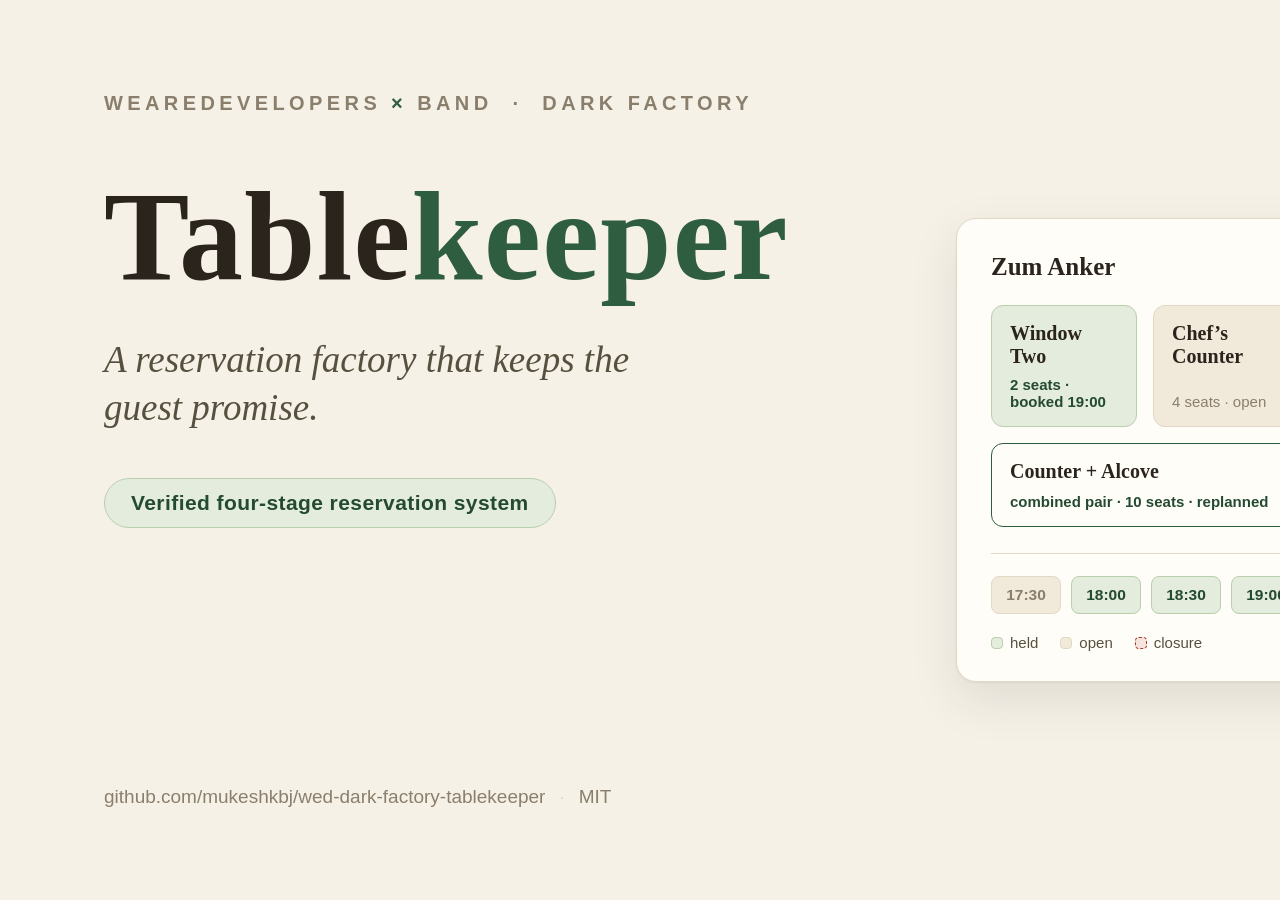
<file: submission/src/cover.html>
<!doctype html>
<html lang="en">
<head>
<meta charset="utf-8">
<title>Tablekeeper — cover</title>
<style>
  :root {
    --bg: #f6f1e7;
    --surface: #fffdf8;
    --surface-2: #f1e9da;
    --ink: #2b241c;
    --ink-soft: #57503f;
    --muted: #8a7f6d;
    --line: #e2d8c5;
    --accent: #2f5d3f;
    --accent-deep: #244a31;
    --accent-soft: #e3ecdd;
    --accent-line: #b9cfae;
    --danger: #a83c28;
    --danger-soft: #f7e4de;
    --ok: #2f7d4f;
    --serif: Georgia, "Times New Roman", serif;
    --sans: -apple-system, BlinkMacSystemFont, "Segoe UI", Roboto, Arial, sans-serif;
  }
  * { box-sizing: border-box; margin: 0; }
  html, body { width: 1600px; height: 900px; }
  body {
    background: var(--bg);
    color: var(--ink);
    font-family: var(--sans);
    display: flex;
    padding: 92px 104px;
    gap: 88px;
  }
  .left { flex: 1; display: flex; flex-direction: column; }
  .eyebrow {
    font-size: 20px; letter-spacing: .22em; font-weight: 700;
    color: var(--muted); text-transform: uppercase; margin-bottom: 56px;
  }
  .eyebrow b { color: var(--accent); font-weight: 700; }
  h1 {
    font-family: var(--serif); font-weight: 600;
    font-size: 128px; line-height: 1.02; letter-spacing: .01em;
    color: var(--ink);
  }
  h1 em { color: var(--accent); font-style: normal; }
  .tagline {
    font-family: var(--serif); font-style: italic;
    font-size: 37px; line-height: 1.3; color: var(--ink-soft);
    margin-top: 34px; max-width: 640px;
  }
  .chip {
    display: inline-block; margin-top: 46px;
    background: var(--accent-soft); color: var(--accent-deep);
    border: 1px solid var(--accent-line); border-radius: 999px;
    padding: 12px 26px; font-size: 21px; font-weight: 600;
    letter-spacing: .02em;
    align-self: flex-start;
  }
  .foot {
    margin-top: auto; font-size: 19px; color: var(--muted);
    display: flex; gap: 14px; align-items: baseline;
  }
  .foot .sep { color: var(--line); }
  /* ---- right: floor-plan card ---- */
  .card {
    width: 540px; align-self: center;
    background: var(--surface); border: 1px solid var(--line);
    border-radius: 20px; padding: 34px 34px 30px;
    box-shadow: 0 1px 2px rgba(43,36,28,.06), 0 18px 48px rgba(43,36,28,.10);
  }
  .card h2 {
    font-family: var(--serif); font-weight: 600; font-size: 25px;
    color: var(--ink); display: flex; justify-content: space-between;
    align-items: baseline; margin-bottom: 24px;
  }
  .card h2 span { font-family: var(--sans); font-size: 16px;
    color: var(--muted); font-weight: 500; }
  .grid { display: grid; grid-template-columns: 1fr 1fr 1fr; gap: 16px; }
  .tbl {
    border-radius: 12px; border: 1.5px solid var(--line);
    background: var(--surface-2); padding: 16px 18px;
    min-height: 96px; display: flex; flex-direction: column;
    justify-content: space-between;
  }
  .tbl .name { font-family: var(--serif); font-size: 20px; font-weight: 600; }
  .tbl .cap { font-size: 15px; color: var(--muted); margin-top: 8px; }
  .tbl.booked { background: var(--accent-soft); border-color: var(--accent-line); }
  .tbl.booked .cap { color: var(--accent-deep); font-weight: 600; }
  .tbl.closed {
    background: var(--danger-soft); border-color: var(--danger);
    border-style: dashed;
  }
  .tbl.closed .cap { color: var(--danger); font-weight: 600; }
  .tbl.pair {
    grid-column: 1 / -1; background: var(--surface);
    border-color: var(--accent); border-width: 1.5px;
    min-height: 84px;
  }
  .tbl.pair .cap { color: var(--accent-deep); font-weight: 600; }
  .slots {
    display: flex; gap: 10px; margin-top: 26px;
    padding-top: 22px; border-top: 1px solid var(--line);
  }
  .slot {
    flex: 1; text-align: center; font-size: 15.5px; font-weight: 600;
    padding: 9px 0; border-radius: 8px;
    background: var(--surface-2); color: var(--muted);
    border: 1px solid var(--line);
  }
  .slot.free { background: var(--accent-soft); color: var(--accent-deep);
    border-color: var(--accent-line); }
  .legend {
    display: flex; gap: 22px; margin-top: 20px;
    font-size: 15px; color: var(--ink-soft);
  }
  .legend i {
    display: inline-block; width: 12px; height: 12px; border-radius: 4px;
    margin-right: 7px; vertical-align: -1px;
  }
</style>
</head>
<body>
  <div class="left">
    <div class="eyebrow">WeAreDevelopers <b>×</b> BAND &nbsp;·&nbsp; Dark Factory</div>
    <h1>Table<em>keeper</em></h1>
    <p class="tagline">A reservation factory that keeps the guest&nbsp;promise.</p>
    <div class="chip">Verified four-stage reservation system</div>
    <div class="foot">
      <span>github.com/mukeshkbj/wed-dark-factory-tablekeeper</span>
      <span class="sep">·</span><span>MIT</span>
    </div>
  </div>
  <div class="card">
    <h2>Zum Anker <span>tonight · floor plan</span></h2>
    <div class="grid">
      <div class="tbl booked">
        <div class="name">Window Two</div>
        <div class="cap">2 seats · booked 19:00</div>
      </div>
      <div class="tbl">
        <div class="name">Chef&rsquo;s Counter</div>
        <div class="cap">4 seats · open</div>
      </div>
      <div class="tbl closed">
        <div class="name">Canal Alcove</div>
        <div class="cap">6 seats · closed 19–21</div>
      </div>
      <div class="tbl pair">
        <div class="name">Counter&nbsp;+&nbsp;Alcove</div>
        <div class="cap">combined pair · 10 seats · replanned</div>
      </div>
    </div>
    <div class="slots">
      <div class="slot">17:30</div>
      <div class="slot free">18:00</div>
      <div class="slot free">18:30</div>
      <div class="slot free">19:00</div>
      <div class="slot">19:30</div>
      <div class="slot free">20:00</div>
    </div>
    <div class="legend">
      <span><i style="background:#e3ecdd;border:1px solid #b9cfae"></i>held</span>
      <span><i style="background:#f1e9da;border:1px solid #e2d8c5"></i>open</span>
      <span><i style="background:#f7e4de;border:1px dashed #a83c28"></i>closure</span>
    </div>
  </div>
</body>
</html>
</file>
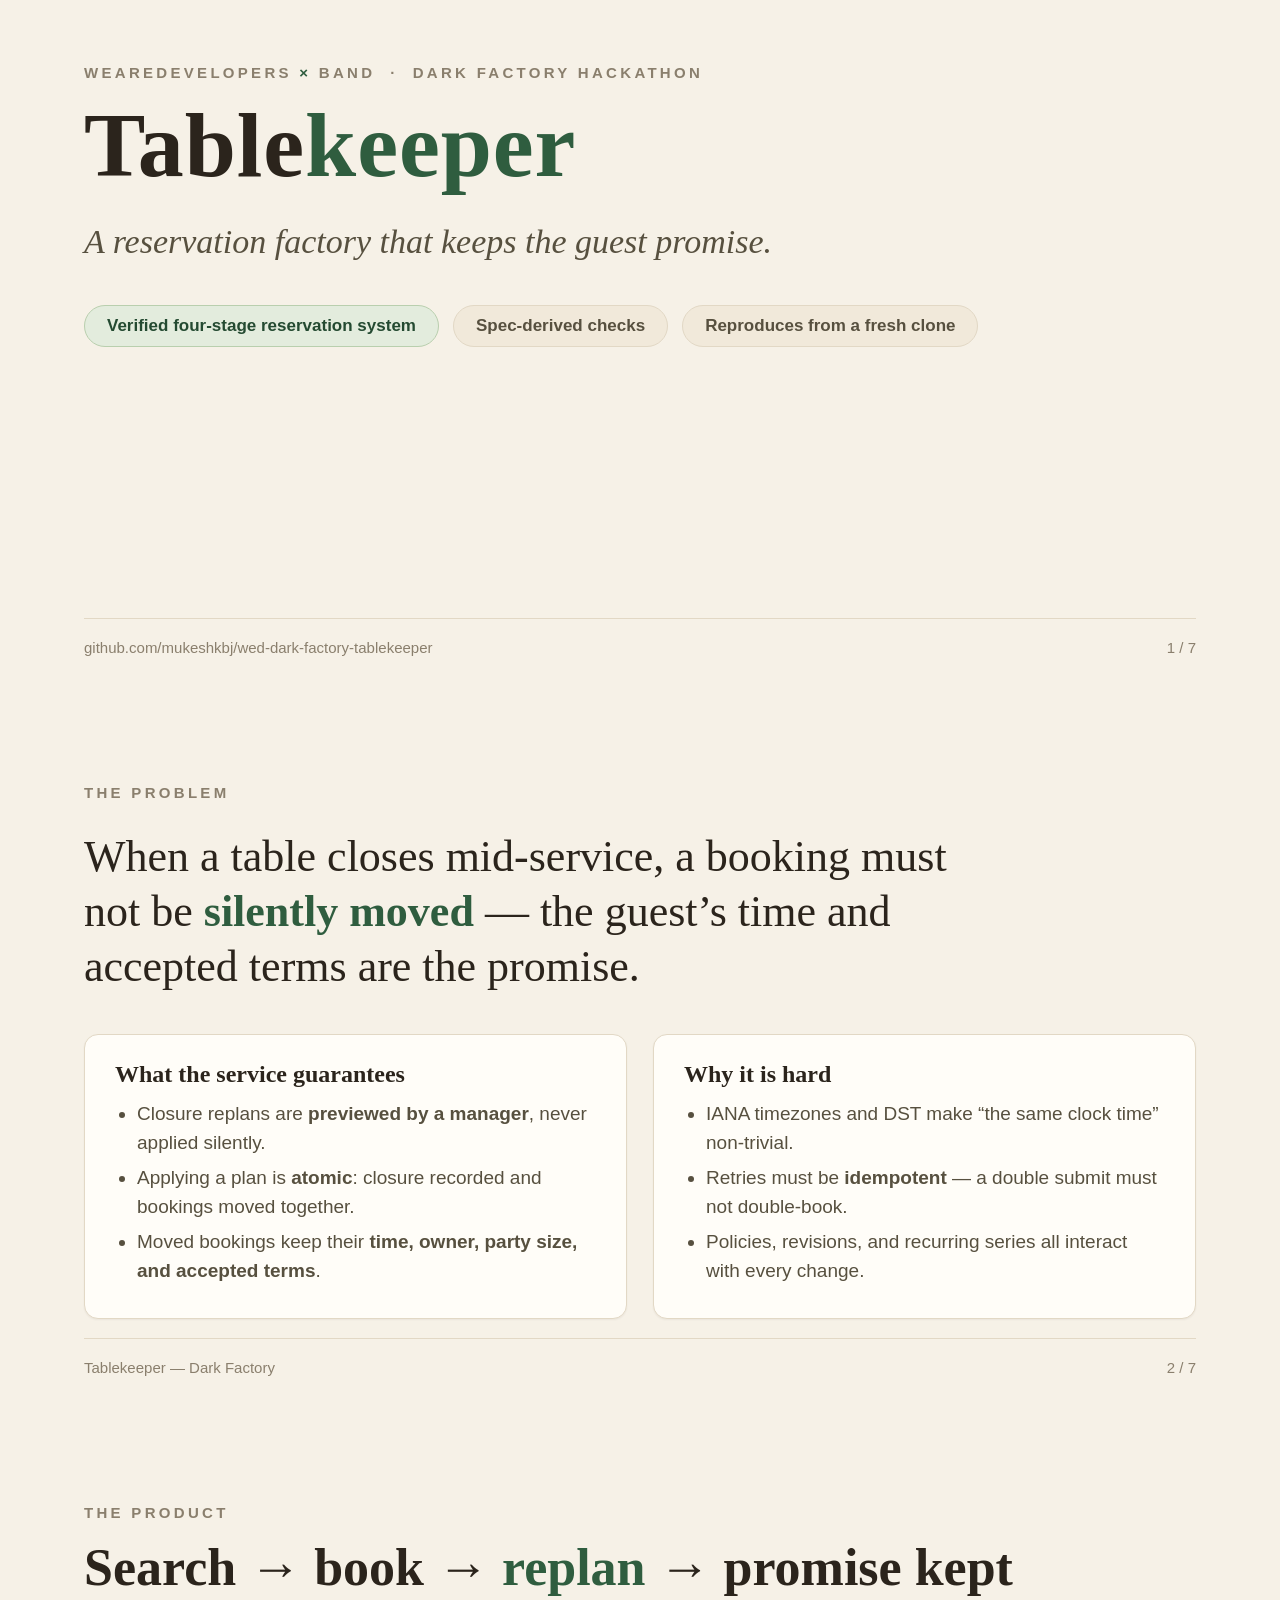
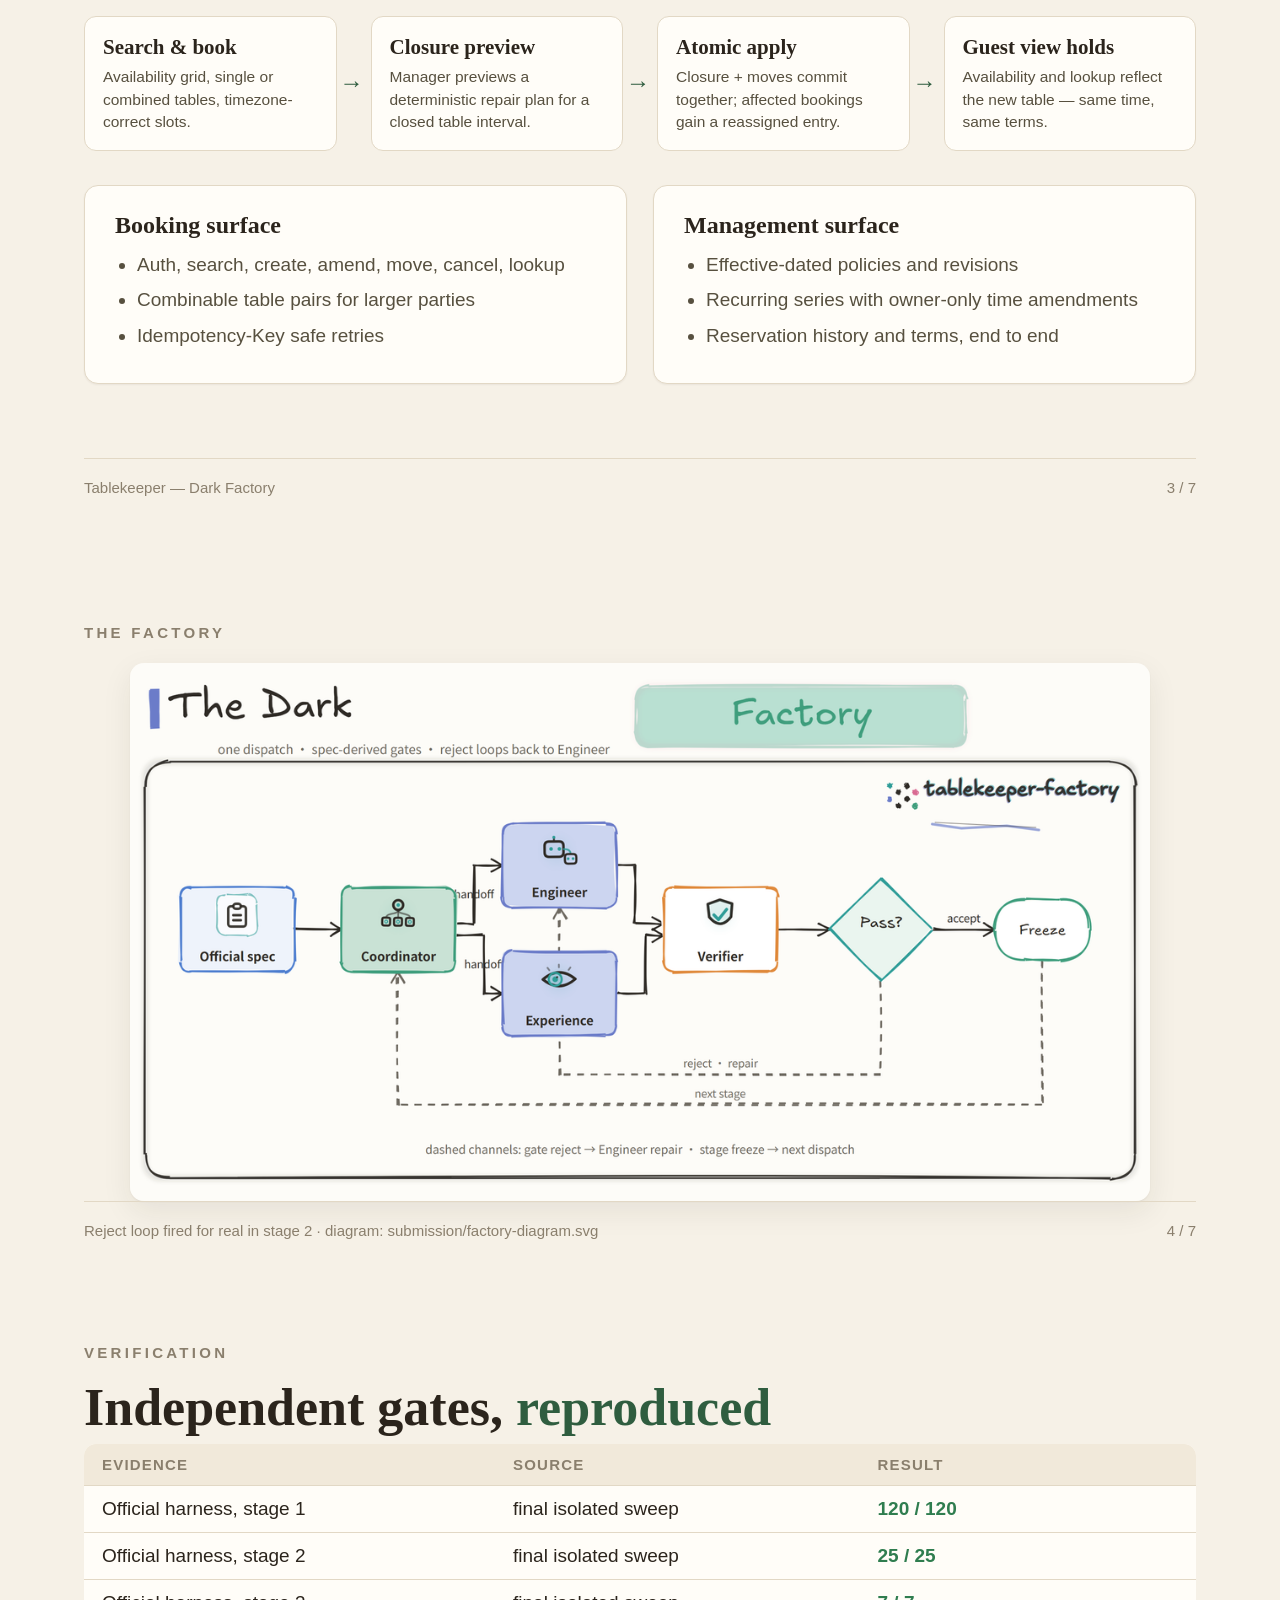
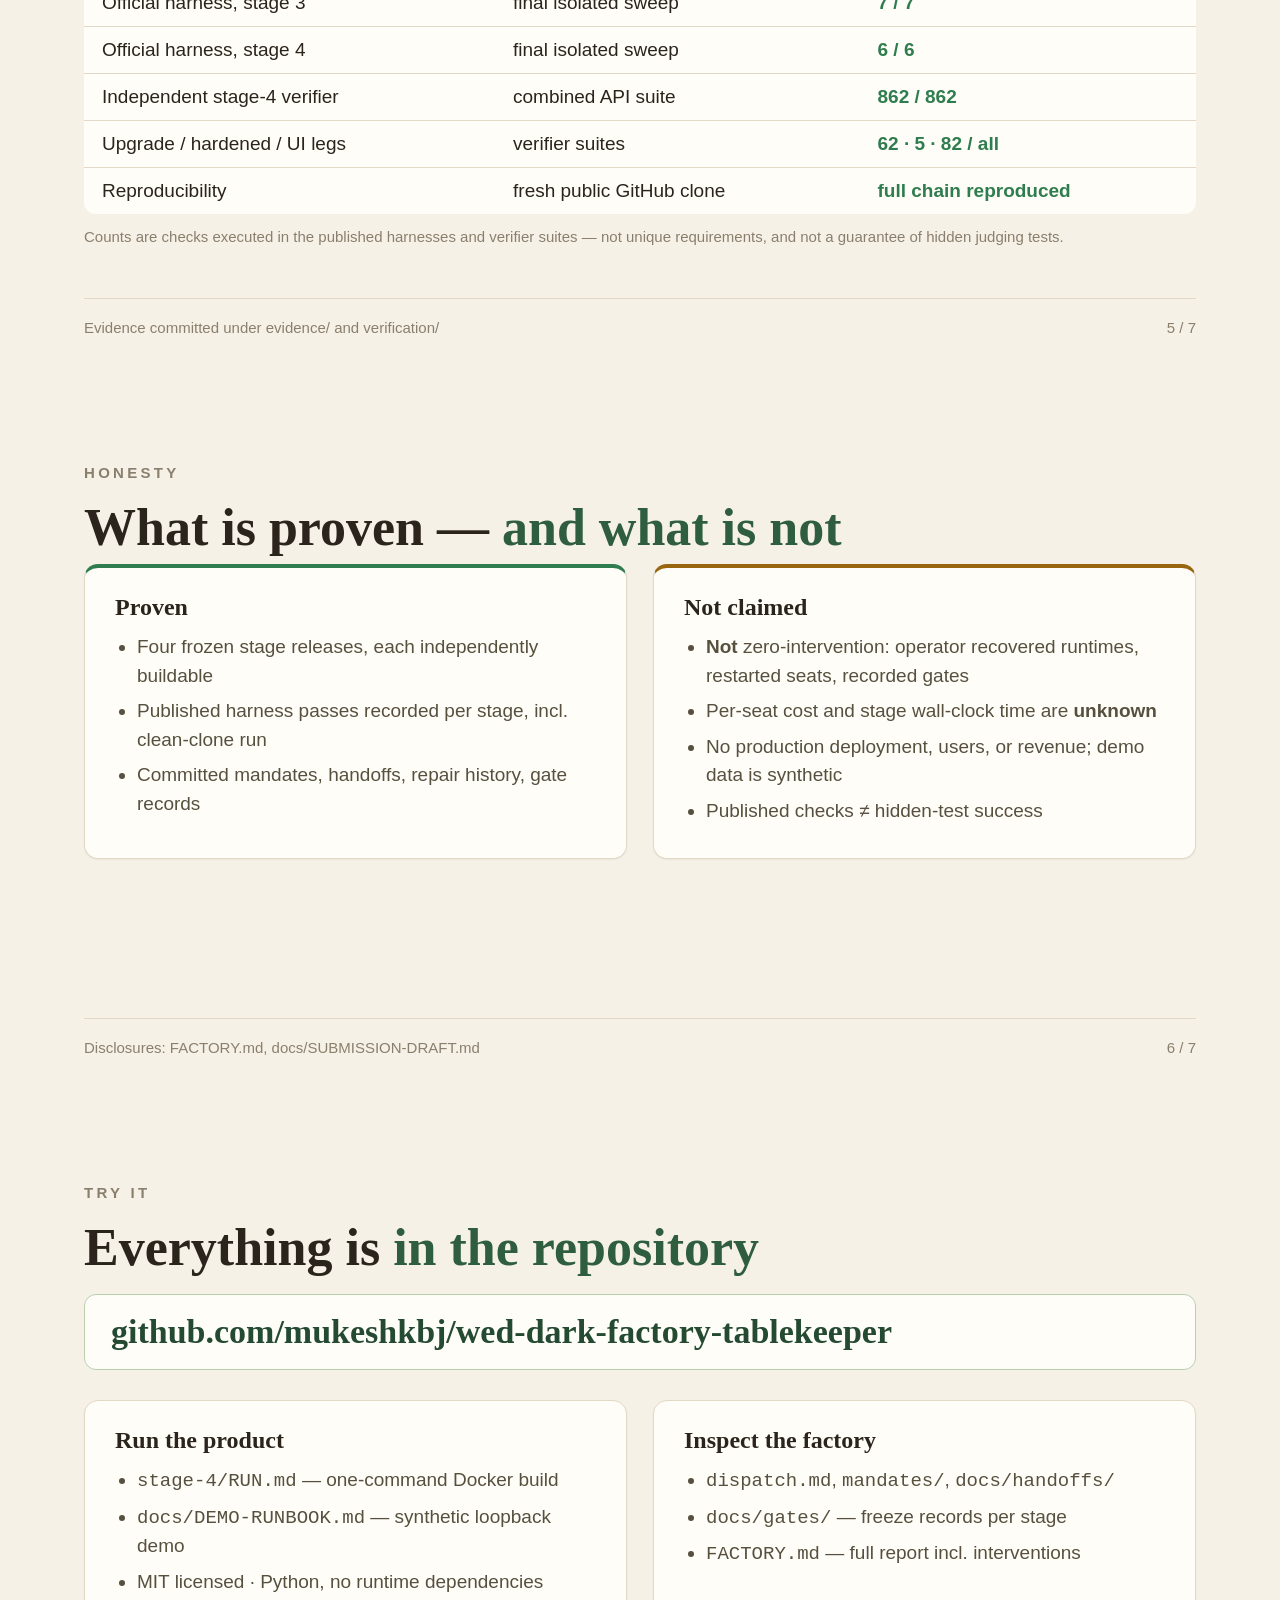
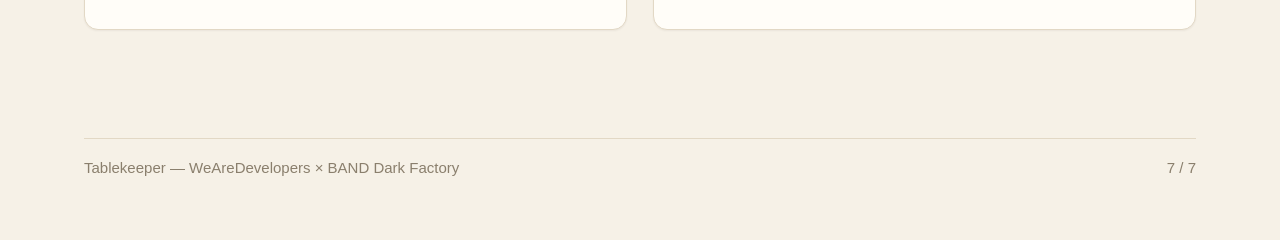
<file: submission/src/deck.html>
<!doctype html>
<html lang="en">
<head>
<meta charset="utf-8">
<title>Tablekeeper — submission deck</title>
<style>
  :root {
    --bg: #f6f1e7; --surface: #fffdf8; --surface-2: #f1e9da;
    --ink: #2b241c; --ink-soft: #57503f; --muted: #8a7f6d;
    --line: #e2d8c5; --accent: #2f5d3f; --accent-deep: #244a31;
    --accent-soft: #e3ecdd; --accent-line: #b9cfae;
    --danger: #a83c28; --danger-soft: #f7e4de;
    --warn: #99650f; --warn-soft: #f7ecd4; --ok: #2f7d4f;
    --serif: Georgia, "Times New Roman", serif;
    --sans: -apple-system, BlinkMacSystemFont, "Segoe UI", Roboto, Arial, sans-serif;
  }
  * { box-sizing: border-box; margin: 0; }
  @page { size: 1280px 720px; margin: 0; }
  .slide {
    width: 1280px; height: 720px; page-break-after: always;
    background: var(--bg); color: var(--ink); font-family: var(--sans);
    padding: 64px 84px; display: flex; flex-direction: column;
    overflow: hidden; position: relative;
  }
  .slide:last-child { page-break-after: auto; }
  .kicker {
    font-size: 15px; letter-spacing: .22em; font-weight: 700;
    color: var(--muted); text-transform: uppercase; margin-bottom: 18px;
  }
  .kicker b { color: var(--accent); }
  h1 { font-family: var(--serif); font-weight: 600; font-size: 92px;
    line-height: 1.02; letter-spacing: .01em; }
  h1 em { color: var(--accent); font-style: normal; }
  h2 { font-family: var(--serif); font-weight: 600; font-size: 52px;
    line-height: 1.1; margin-bottom: 8px; }
  h2 em { color: var(--accent); font-style: normal; }
  .sub { font-size: 24px; color: var(--ink-soft); margin-bottom: 36px; }
  .foot { margin-top: auto; padding-top: 20px; font-size: 15px;
    color: var(--muted); display: flex; justify-content: space-between;
    border-top: 1px solid var(--line); }
  .num { font-variant-numeric: tabular-nums; }
  /* title slide */
  .tagline { font-family: var(--serif); font-style: italic; font-size: 34px;
    color: var(--ink-soft); margin-top: 30px; }
  .chips { display: flex; gap: 14px; margin-top: 44px; }
  .chip { background: var(--accent-soft); color: var(--accent-deep);
    border: 1px solid var(--accent-line); border-radius: 999px;
    padding: 10px 22px; font-size: 17px; font-weight: 600; }
  .chip.plain { background: var(--surface-2); color: var(--ink-soft);
    border-color: var(--line); }
  /* generic card */
  .card { background: var(--surface); border: 1px solid var(--line);
    border-radius: 14px; padding: 26px 30px;
    box-shadow: 0 1px 2px rgba(43,36,28,.06); }
  .card h3 { font-family: var(--serif); font-size: 24px; font-weight: 600;
    margin-bottom: 12px; }
  .card p, .card li { font-size: 19px; color: var(--ink-soft);
    line-height: 1.5; }
  .card ul { padding-left: 22px; }
  .card li { margin-bottom: 7px; }
  .cols { display: grid; gap: 26px; }
  /* promise slide */
  .big-quote { font-family: var(--serif); font-size: 44px; line-height: 1.25;
    max-width: 900px; margin: 10px 0 40px; }
  .big-quote em { color: var(--accent); font-style: normal; font-weight: 600; }
  /* product flow */
  .flow { display: flex; align-items: stretch; gap: 0; margin: 12px 0 34px; }
  .step { flex: 1; background: var(--surface); border: 1px solid var(--line);
    border-radius: 12px; padding: 18px 18px 16px; margin-right: 34px;
    position: relative; }
  .step:last-child { margin-right: 0; }
  .step:not(:last-child)::after {
    content: "→"; position: absolute; right: -28px; top: 50%;
    transform: translateY(-50%); color: var(--accent);
    font-size: 24px; font-weight: 700; }
  .step .t { font-family: var(--serif); font-weight: 600; font-size: 21px;
    margin-bottom: 6px; }
  .step .d { font-size: 15.5px; color: var(--ink-soft); line-height: 1.45; }
  /* factory slide */
  .seats { display: grid; grid-template-columns: repeat(4, 1fr); gap: 20px;
    margin: 8px 0 30px; }
  .seat { background: var(--surface); border: 1px solid var(--line);
    border-radius: 12px; padding: 18px 20px; }
  .seat .role { font-family: var(--serif); font-size: 23px; font-weight: 600;
    color: var(--accent-deep); margin-bottom: 6px; }
  .seat .d { font-size: 15.5px; color: var(--ink-soft); line-height: 1.45; }
  .loop { display: flex; align-items: center; gap: 14px; font-size: 19px;
    color: var(--ink-soft); flex-wrap: wrap; }
  .loop .node { background: var(--accent-soft); border: 1px solid
    var(--accent-line); color: var(--accent-deep); border-radius: 999px;
    padding: 8px 18px; font-weight: 600; font-size: 17px; }
  .loop .arrow { color: var(--accent); font-weight: 700; }
  .loop .back { color: var(--danger); font-size: 15px; font-style: italic; }
  .diagram { display: block; margin: 4px auto 0; width: 1020px;
    max-width: 100%; border-radius: 14px;
    box-shadow: 0 1px 2px rgba(43,36,28,.06), 0 10px 30px rgba(43,36,28,.08); }
  /* evidence table */
  table { width: 100%; border-collapse: collapse; font-size: 19px;
    background: var(--surface); border-radius: 12px; overflow: hidden; }
  th, td { text-align: left; padding: 12px 18px;
    border-bottom: 1px solid var(--line); }
  th { font-size: 15px; text-transform: uppercase; letter-spacing: .08em;
    color: var(--muted); background: var(--surface-2); }
  tr:last-child td { border-bottom: none; }
  td.ok { color: var(--ok); font-weight: 700; white-space: nowrap; }
  .note { font-size: 15px; color: var(--muted); margin-top: 14px; }
  /* limits */
  .twocol { display: grid; grid-template-columns: 1fr 1fr; gap: 26px; }
  .proven { border-top: 4px solid var(--ok); }
  .limits { border-top: 4px solid var(--warn); }
  /* link slide */
  .repo { font-family: var(--serif); font-size: 34px; color: var(--accent-deep);
    background: var(--surface); border: 1px solid var(--accent-line);
    border-radius: 12px; padding: 18px 26px; display: inline-block;
    margin: 10px 0 30px; font-weight: 600; }
</style>
</head>
<body>

<!-- 1 · title -->
<section class="slide">
  <div class="kicker">WeAreDevelopers <b>×</b> BAND &nbsp;·&nbsp; Dark Factory Hackathon</div>
  <h1>Table<em>keeper</em></h1>
  <p class="tagline">A reservation factory that keeps the guest&nbsp;promise.</p>
  <div class="chips">
    <span class="chip">Verified four-stage reservation system</span>
    <span class="chip plain">Spec-derived checks</span>
    <span class="chip plain">Reproduces from a fresh clone</span>
  </div>
  <div class="foot">
    <span>github.com/mukeshkbj/wed-dark-factory-tablekeeper</span>
    <span>1 / 7</span>
  </div>
</section>

<!-- 2 · the promise -->
<section class="slide">
  <div class="kicker">The problem</div>
  <p class="big-quote">When a table closes mid-service, a booking must not be
    <em>silently moved</em> &mdash; the guest&rsquo;s time and accepted terms
    are the promise.</p>
  <div class="cols" style="grid-template-columns:1fr 1fr">
    <div class="card">
      <h3>What the service guarantees</h3>
      <ul>
        <li>Closure replans are <b>previewed by a manager</b>, never applied silently.</li>
        <li>Applying a plan is <b>atomic</b>: closure recorded and bookings moved together.</li>
        <li>Moved bookings keep their <b>time, owner, party size, and accepted terms</b>.</li>
      </ul>
    </div>
    <div class="card">
      <h3>Why it is hard</h3>
      <ul>
        <li>IANA timezones and DST make &ldquo;the same clock time&rdquo; non-trivial.</li>
        <li>Retries must be <b>idempotent</b> &mdash; a double submit must not double-book.</li>
        <li>Policies, revisions, and recurring series all interact with every change.</li>
      </ul>
    </div>
  </div>
  <div class="foot"><span>Tablekeeper &mdash; Dark Factory</span><span>2 / 7</span></div>
</section>

<!-- 3 · product flow -->
<section class="slide">
  <div class="kicker">The product</div>
  <h2>Search &rarr; book &rarr; <em>replan</em> &rarr; promise kept</h2>
  <div class="flow">
    <div class="step"><div class="t">Search &amp; book</div>
      <div class="d">Availability grid, single or combined tables, timezone-correct slots.</div></div>
    <div class="step"><div class="t">Closure preview</div>
      <div class="d">Manager previews a deterministic repair plan for a closed table interval.</div></div>
    <div class="step"><div class="t">Atomic apply</div>
      <div class="d">Closure + moves commit together; affected bookings gain a reassigned entry.</div></div>
    <div class="step"><div class="t">Guest view holds</div>
      <div class="d">Availability and lookup reflect the new table &mdash; same time, same terms.</div></div>
  </div>
  <div class="cols" style="grid-template-columns:1fr 1fr">
    <div class="card"><h3>Booking surface</h3>
      <ul><li>Auth, search, create, amend, move, cancel, lookup</li>
      <li>Combinable table pairs for larger parties</li>
      <li>Idempotency-Key safe retries</li></ul></div>
    <div class="card"><h3>Management surface</h3>
      <ul><li>Effective-dated policies and revisions</li>
      <li>Recurring series with owner-only time amendments</li>
      <li>Reservation history and terms, end to end</li></ul></div>
  </div>
  <div class="foot"><span>Tablekeeper &mdash; Dark Factory</span><span>3 / 7</span></div>
</section>

<!-- 4 · factory -->
<section class="slide">
  <div class="kicker">The factory</div>
  <img class="diagram" src="../factory-diagram.png"
    alt="Hand-drawn factory loop: the official spec feeds the Coordinator, which hands off to Engineer and Experience; both feed the Verifier; the Pass? gate accepts into Freeze; dashed loops return rejects to Engineer and each freeze to the next dispatch.">
  <div class="foot"><span>Reject loop fired for real in stage 2 &middot; diagram: submission/factory-diagram.svg</span><span>4 / 7</span></div>
</section>

<!-- 5 · verification -->
<section class="slide">
  <div class="kicker">Verification</div>
  <h2>Independent gates, <em>reproduced</em></h2>
  <table>
    <tr><th>Evidence</th><th>Source</th><th>Result</th></tr>
    <tr><td>Official harness, stage 1</td><td>final isolated sweep</td><td class="ok num">120 / 120</td></tr>
    <tr><td>Official harness, stage 2</td><td>final isolated sweep</td><td class="ok num">25 / 25</td></tr>
    <tr><td>Official harness, stage 3</td><td>final isolated sweep</td><td class="ok num">7 / 7</td></tr>
    <tr><td>Official harness, stage 4</td><td>final isolated sweep</td><td class="ok num">6 / 6</td></tr>
    <tr><td>Independent stage-4 verifier</td><td>combined API suite</td><td class="ok num">862 / 862</td></tr>
    <tr><td>Upgrade / hardened / UI legs</td><td>verifier suites</td><td class="ok num">62 · 5 · 82 / all</td></tr>
    <tr><td>Reproducibility</td><td>fresh public GitHub clone</td><td class="ok">full chain reproduced</td></tr>
  </table>
  <p class="note">Counts are checks executed in the published harnesses and verifier
    suites &mdash; not unique requirements, and not a guarantee of hidden judging tests.</p>
  <div class="foot"><span>Evidence committed under evidence/ and verification/</span><span>5 / 7</span></div>
</section>

<!-- 6 · proven vs limits -->
<section class="slide">
  <div class="kicker">Honesty</div>
  <h2>What is proven &mdash; <em>and what is not</em></h2>
  <div class="twocol">
    <div class="card proven"><h3>Proven</h3>
      <ul>
        <li>Four frozen stage releases, each independently buildable</li>
        <li>Published harness passes recorded per stage, incl. clean-clone run</li>
        <li>Committed mandates, handoffs, repair history, gate records</li>
      </ul></div>
    <div class="card limits"><h3>Not claimed</h3>
      <ul>
        <li><b>Not</b> zero-intervention: operator recovered runtimes, restarted seats, recorded gates</li>
        <li>Per-seat cost and stage wall-clock time are <b>unknown</b></li>
        <li>No production deployment, users, or revenue; demo data is synthetic</li>
        <li>Published checks &ne; hidden-test success</li>
      </ul></div>
  </div>
  <div class="foot"><span>Disclosures: FACTORY.md, docs/SUBMISSION-DRAFT.md</span><span>6 / 7</span></div>
</section>

<!-- 7 · try it -->
<section class="slide">
  <div class="kicker">Try it</div>
  <h2>Everything is <em>in the repository</em></h2>
  <div class="repo">github.com/mukeshkbj/wed-dark-factory-tablekeeper</div>
  <div class="cols" style="grid-template-columns:1fr 1fr">
    <div class="card"><h3>Run the product</h3>
      <ul><li><code>stage-4/RUN.md</code> &mdash; one-command Docker build</li>
      <li><code>docs/DEMO-RUNBOOK.md</code> &mdash; synthetic loopback demo</li>
      <li>MIT licensed &middot; Python, no runtime dependencies</li></ul></div>
    <div class="card"><h3>Inspect the factory</h3>
      <ul><li><code>dispatch.md</code>, <code>mandates/</code>, <code>docs/handoffs/</code></li>
      <li><code>docs/gates/</code> &mdash; freeze records per stage</li>
      <li><code>FACTORY.md</code> &mdash; full report incl. interventions</li></ul></div>
  </div>
  <div class="foot"><span>Tablekeeper &mdash; WeAreDevelopers × BAND Dark Factory</span><span>7 / 7</span></div>
</section>

</body>
</html>
</file>
